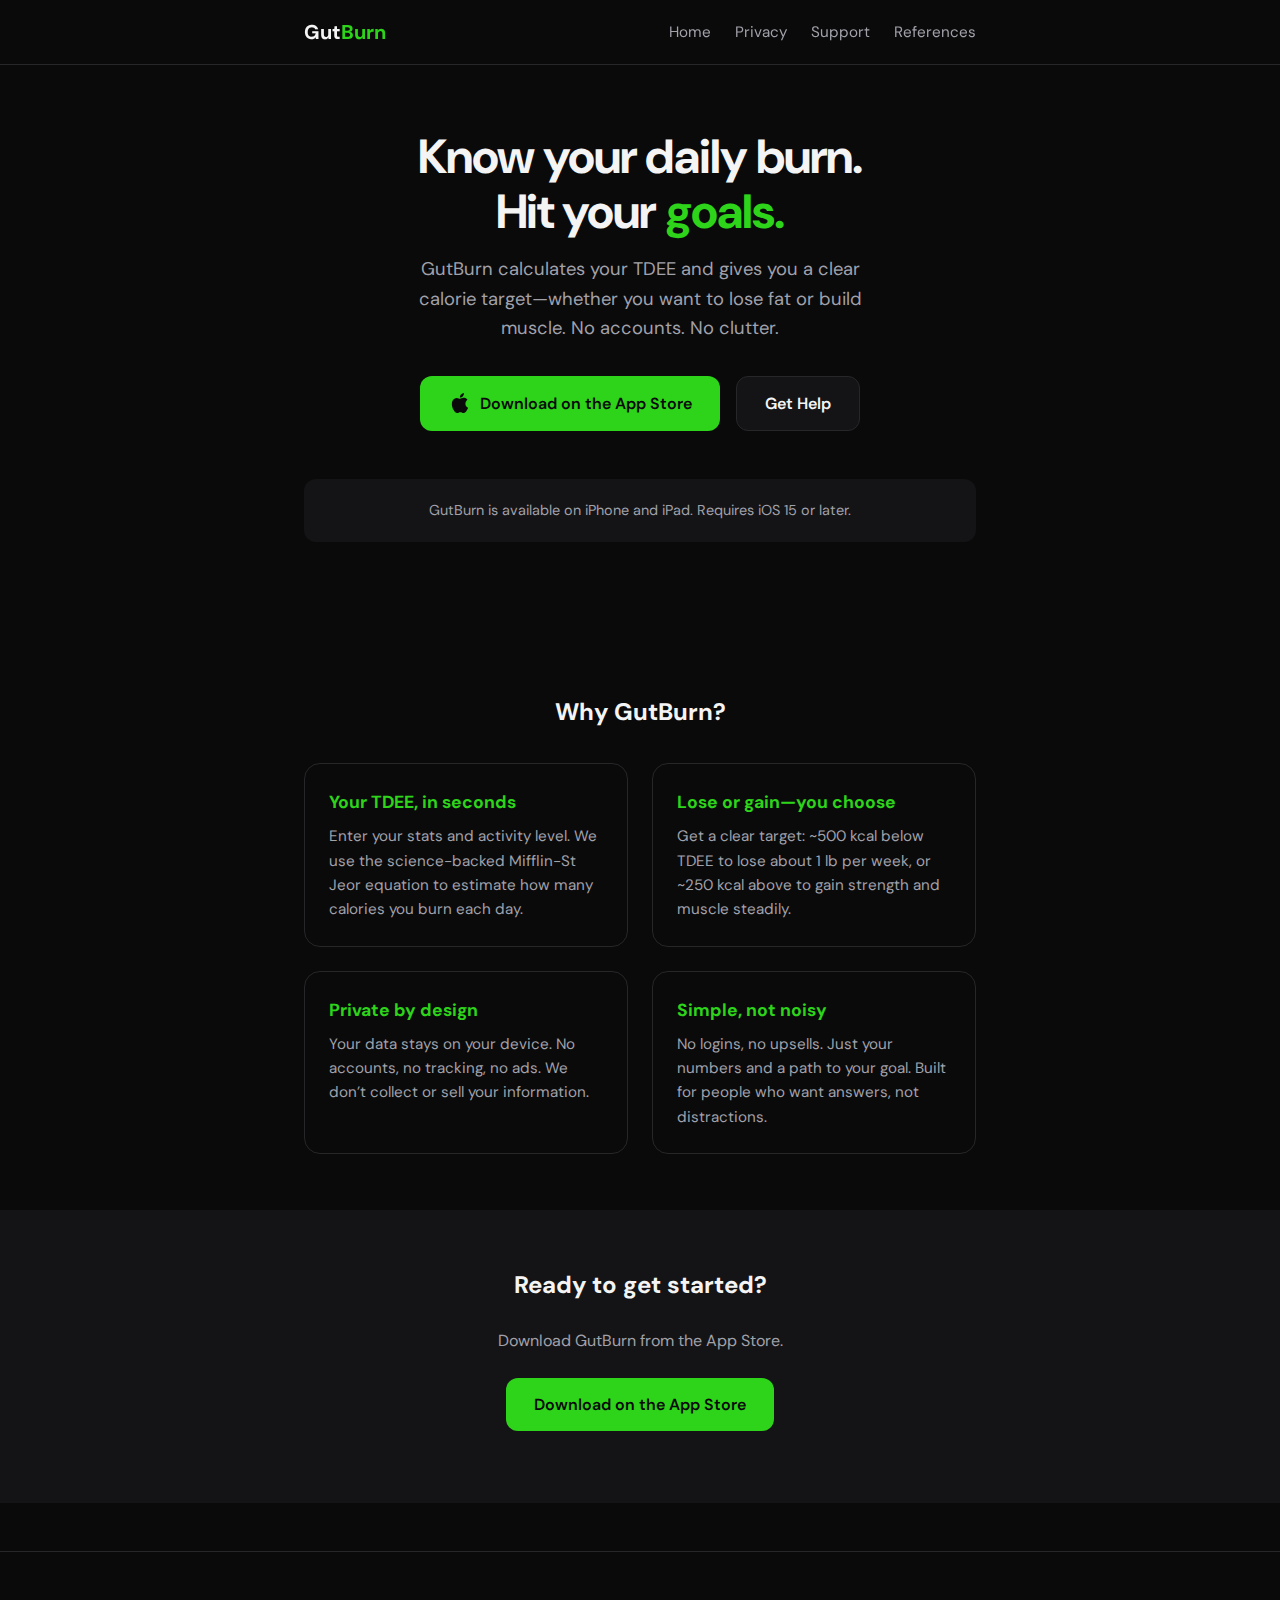
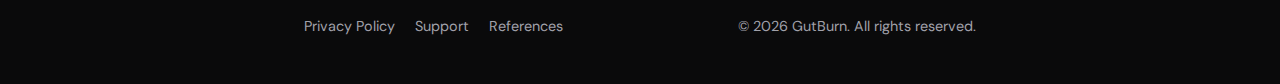
<file: Website/index.html>
<!DOCTYPE html>
<html lang="en">
<head>
  <meta charset="UTF-8" />
  <meta name="viewport" content="width=device-width, initial-scale=1" />
  <title>GutBurn – Know Your Daily Burn. Hit Your Goals.</title>
  <meta name="description" content="GutBurn calculates your TDEE and daily calorie targets so you can lose fat or gain muscle. Simple, private, and built for the App Store." />
  <link rel="preconnect" href="https://fonts.googleapis.com" />
  <link rel="preconnect" href="https://fonts.gstatic.com" crossorigin />
  <link href="https://fonts.googleapis.com/css2?family=DM+Sans:ital,opsz,wght@0,9..40,400;0,9..40,600;0,9..40,700;1,9..40,400&display=swap" rel="stylesheet" />
  <link rel="stylesheet" href="styles.css" />
</head>
<body>
  <header class="site-header">
    <div class="wrap">
      <a href="index.html" class="logo">Gut<span>Burn</span></a>
      <nav class="nav">
        <a href="index.html">Home</a>
        <a href="privacy.html">Privacy</a>
        <a href="support.html">Support</a>
        <a href="references.html">References</a>
      </nav>
    </div>
  </header>

  <main>
    <section class="hero">
      <div class="wrap">
        <h1>Know your daily burn.<br />Hit your <span class="accent">goals.</span></h1>
        <p class="tagline">GutBurn calculates your TDEE and gives you a clear calorie target—whether you want to lose fat or build muscle. No accounts. No clutter.</p>
        <div class="hero-cta">
          <a href="https://apps.apple.com/app/id4823314701" class="btn btn-primary" id="app-store-cta" aria-label="Download GutBurn on the App Store">
            <svg width="24" height="24" viewBox="0 0 24 24" fill="currentColor" aria-hidden="true"><path d="M18.71 19.5c-.83 1.24-1.71 2.45-3.05 2.47-1.34.03-1.77-.79-3.29-.79-1.53 0-2 .77-3.27.82-1.31.05-2.3-1.32-3.14-2.53C4.25 17 2.94 12.45 4.7 9.39c.87-1.52 2.43-2.48 4.12-2.51 1.28-.02 2.5.87 3.29.87.78 0 2.26-1.07 3.81-.91.65.03 2.47.26 3.64 1.98-.09.06-2.17 1.28-2.15 3.81.03 3.02 2.65 4.03 2.68 4.04-.03.07-.42 1.44-1.38 2.83M13 3.5c.73-.83 1.94-1.46 2.94-1.5.13 1.17-.34 2.35-1.04 3.19-.69.85-1.83 1.51-2.95 1.42-.15-1.15.41-2.35 1.05-3.11z"/></svg>
            Download on the App Store
          </a>
          <a href="support.html" class="btn btn-secondary">Get Help</a>
        </div>
        <p class="app-meta">GutBurn is available on iPhone and iPad. Requires iOS 15 or later.</p>
      </div>
    </section>

    <section class="section">
      <div class="wrap">
        <h2>Why GutBurn?</h2>
        <div class="feature-grid">
          <div class="feature">
            <h3>Your TDEE, in seconds</h3>
            <p>Enter your stats and activity level. We use the science-backed Mifflin-St Jeor equation to estimate how many calories you burn each day.</p>
          </div>
          <div class="feature">
            <h3>Lose or gain—you choose</h3>
            <p>Get a clear target: ~500 kcal below TDEE to lose about 1 lb per week, or ~250 kcal above to gain strength and muscle steadily.</p>
          </div>
          <div class="feature">
            <h3>Private by design</h3>
            <p>Your data stays on your device. No accounts, no tracking, no ads. We don’t collect or sell your information.</p>
          </div>
          <div class="feature">
            <h3>Simple, not noisy</h3>
            <p>No logins, no upsells. Just your numbers and a path to your goal. Built for people who want answers, not distractions.</p>
          </div>
        </div>
      </div>
    </section>

    <section class="section section-alt">
      <div class="wrap">
        <h2>Ready to get started?</h2>
        <p style="text-align:center; color: var(--text-muted); margin: 0 0 24px;">Download GutBurn from the App Store.</p>
        <p style="text-align:center;">
          <a href="https://apps.apple.com/app/id4823314701" class="btn btn-primary" aria-label="Download GutBurn on the App Store">Download on the App Store</a>
        </p>
      </div>
    </section>
  </main>

  <footer class="site-footer">
    <div class="wrap">
      <div class="footer-links">
        <a href="privacy.html">Privacy Policy</a>
        <a href="support.html">Support</a>
        <a href="references.html">References</a>
      </div>
      <p class="copyright">© 2026 GutBurn. All rights reserved.</p>
    </div>
  </footer>
</body>
</html>
</file>
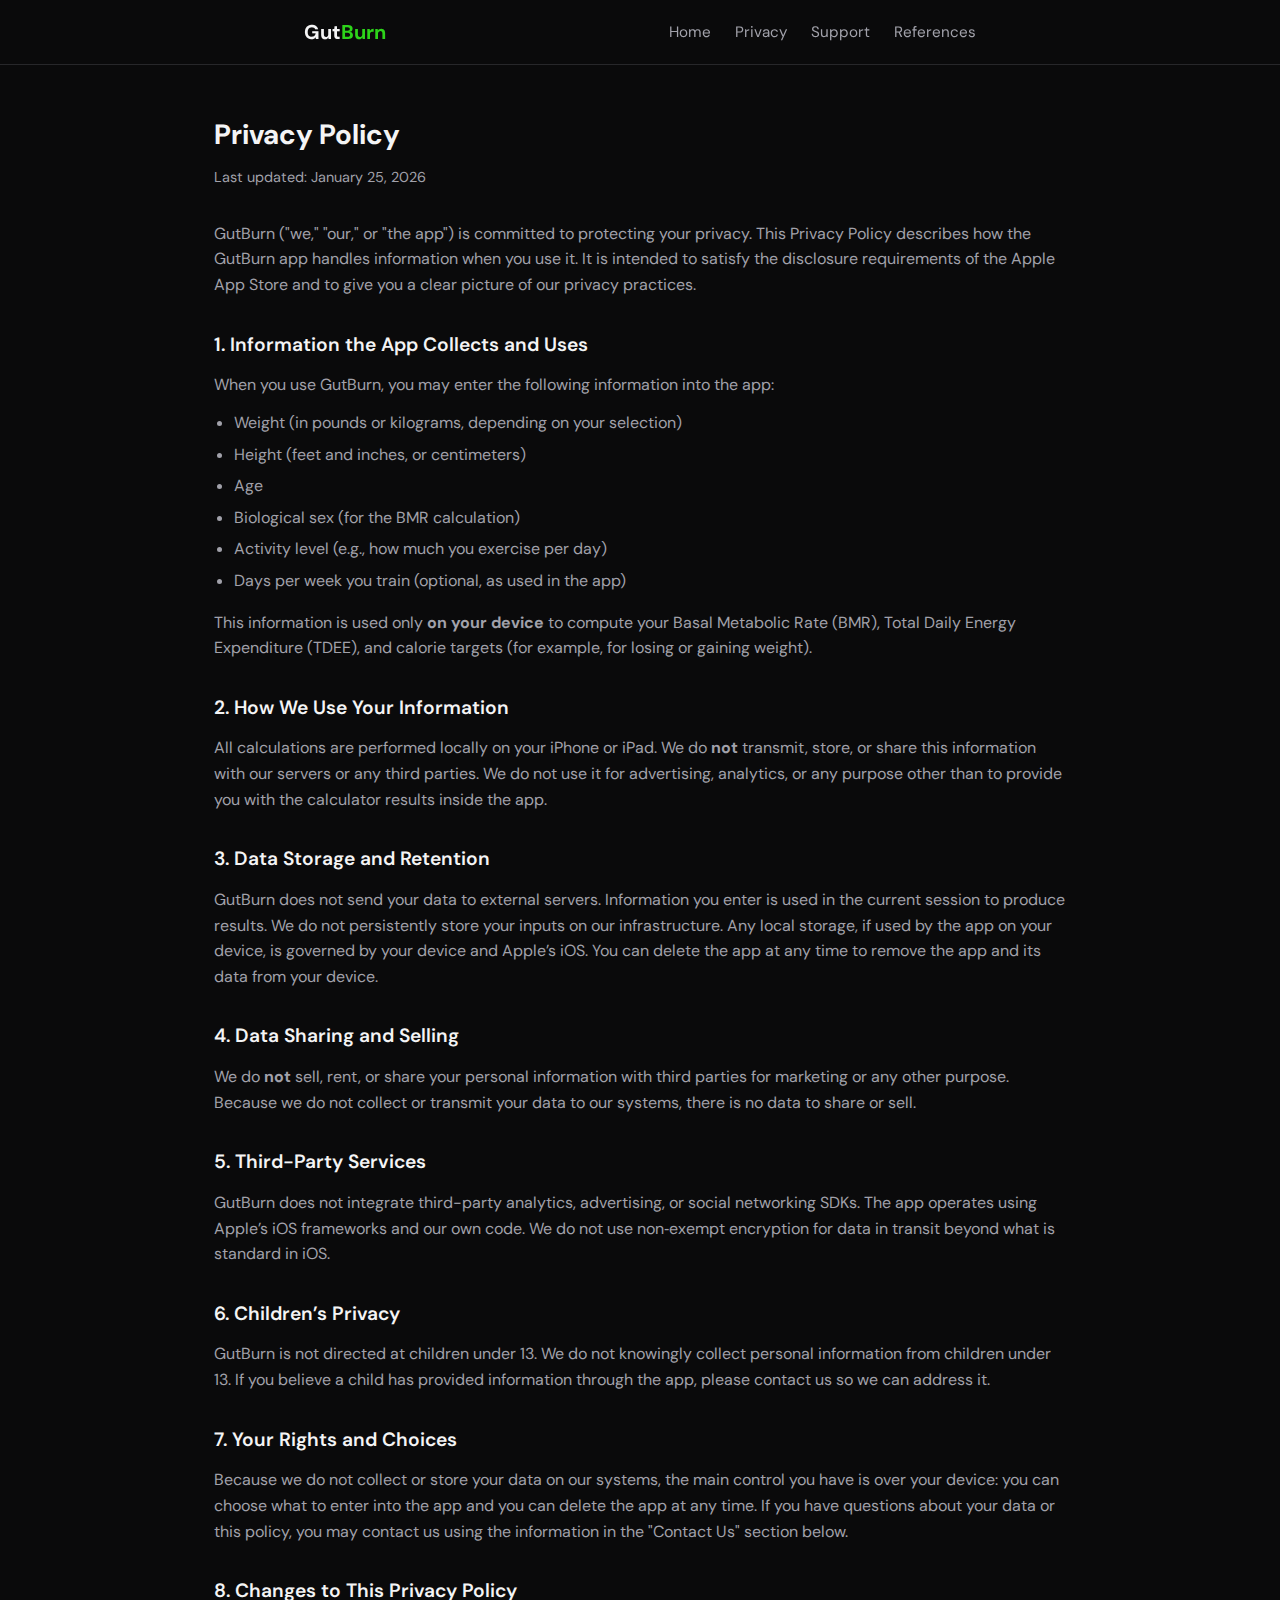
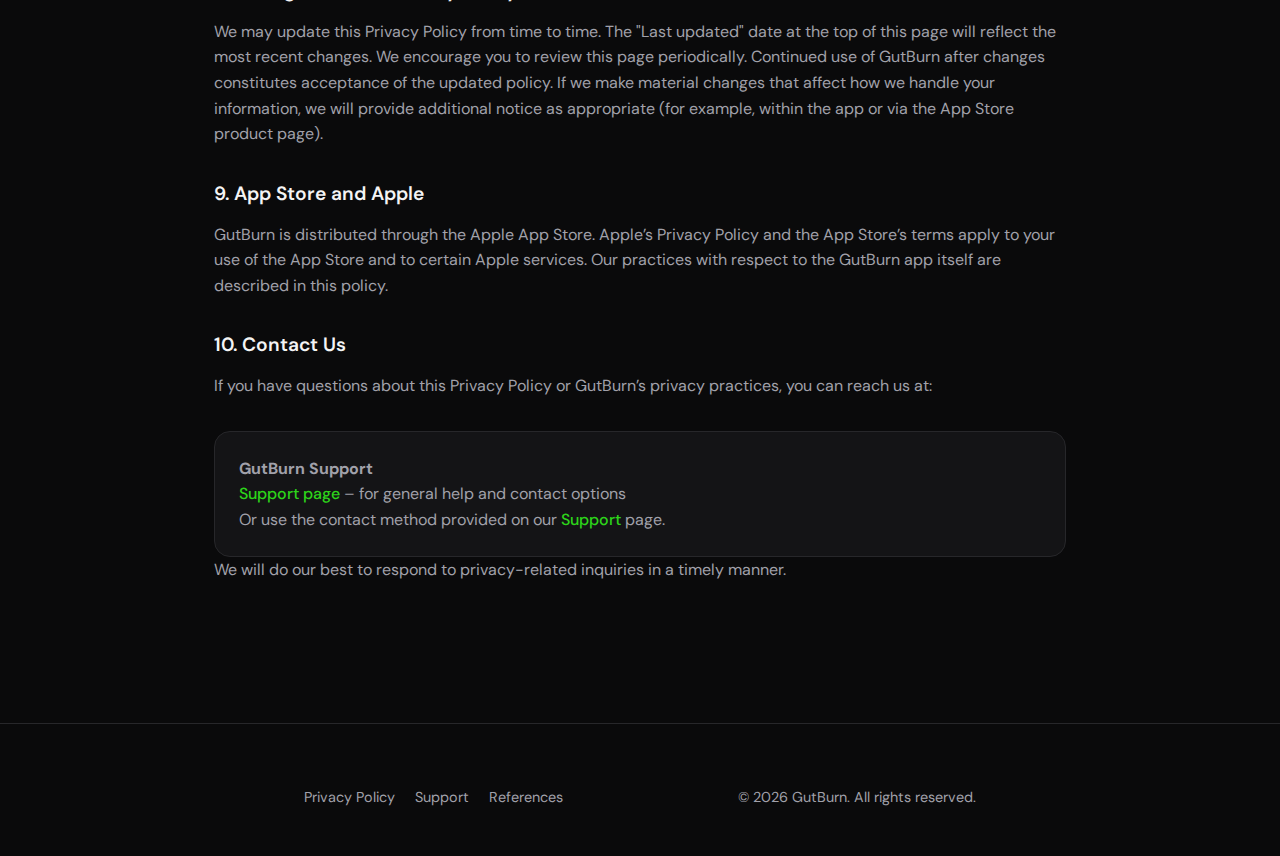
<file: Website/privacy.html>
<!DOCTYPE html>
<html lang="en">
<head>
  <meta charset="UTF-8" />
  <meta name="viewport" content="width=device-width, initial-scale=1" />
  <title>Privacy Policy – GutBurn</title>
  <meta name="description" content="Privacy Policy for the GutBurn app. How we handle your data, what we collect, and how we protect your privacy." />
  <link rel="canonical" href="https://plugin-factory-fl.github.io/GutBurn_app/privacy.html" />
  <link rel="preconnect" href="https://fonts.googleapis.com" />
  <link rel="preconnect" href="https://fonts.gstatic.com" crossorigin />
  <link href="https://fonts.googleapis.com/css2?family=DM+Sans:ital,opsz,wght@0,9..40,400;0,9..40,600;0,9..40,700&display=swap" rel="stylesheet" />
  <link rel="stylesheet" href="styles.css" />
</head>
<body>
  <header class="site-header">
    <div class="wrap">
      <a href="index.html" class="logo">Gut<span>Burn</span></a>
      <nav class="nav">
        <a href="index.html">Home</a>
        <a href="privacy.html">Privacy</a>
        <a href="support.html">Support</a>
        <a href="references.html">References</a>
      </nav>
    </div>
  </header>

  <main class="page">
    <div class="wrap wrap-wide">
      <h1>Privacy Policy</h1>
      <p class="updated">Last updated: January 25, 2026</p>

      <p>GutBurn ("we," "our," or "the app") is committed to protecting your privacy. This Privacy Policy describes how the GutBurn app handles information when you use it. It is intended to satisfy the disclosure requirements of the Apple App Store and to give you a clear picture of our privacy practices.</p>

      <h2>1. Information the App Collects and Uses</h2>
      <p>When you use GutBurn, you may enter the following information into the app:</p>
      <ul>
        <li>Weight (in pounds or kilograms, depending on your selection)</li>
        <li>Height (feet and inches, or centimeters)</li>
        <li>Age</li>
        <li>Biological sex (for the BMR calculation)</li>
        <li>Activity level (e.g., how much you exercise per day)</li>
        <li>Days per week you train (optional, as used in the app)</li>
      </ul>
      <p>This information is used only <strong>on your device</strong> to compute your Basal Metabolic Rate (BMR), Total Daily Energy Expenditure (TDEE), and calorie targets (for example, for losing or gaining weight).</p>

      <h2>2. How We Use Your Information</h2>
      <p>All calculations are performed locally on your iPhone or iPad. We do <strong>not</strong> transmit, store, or share this information with our servers or any third parties. We do not use it for advertising, analytics, or any purpose other than to provide you with the calculator results inside the app.</p>

      <h2>3. Data Storage and Retention</h2>
      <p>GutBurn does not send your data to external servers. Information you enter is used in the current session to produce results. We do not persistently store your inputs on our infrastructure. Any local storage, if used by the app on your device, is governed by your device and Apple’s iOS. You can delete the app at any time to remove the app and its data from your device.</p>

      <h2>4. Data Sharing and Selling</h2>
      <p>We do <strong>not</strong> sell, rent, or share your personal information with third parties for marketing or any other purpose. Because we do not collect or transmit your data to our systems, there is no data to share or sell.</p>

      <h2>5. Third-Party Services</h2>
      <p>GutBurn does not integrate third-party analytics, advertising, or social networking SDKs. The app operates using Apple’s iOS frameworks and our own code. We do not use non‑exempt encryption for data in transit beyond what is standard in iOS.</p>

      <h2>6. Children’s Privacy</h2>
      <p>GutBurn is not directed at children under 13. We do not knowingly collect personal information from children under 13. If you believe a child has provided information through the app, please contact us so we can address it.</p>

      <h2>7. Your Rights and Choices</h2>
      <p>Because we do not collect or store your data on our systems, the main control you have is over your device: you can choose what to enter into the app and you can delete the app at any time. If you have questions about your data or this policy, you may contact us using the information in the "Contact Us" section below.</p>

      <h2>8. Changes to This Privacy Policy</h2>
      <p>We may update this Privacy Policy from time to time. The "Last updated" date at the top of this page will reflect the most recent changes. We encourage you to review this page periodically. Continued use of GutBurn after changes constitutes acceptance of the updated policy. If we make material changes that affect how we handle your information, we will provide additional notice as appropriate (for example, within the app or via the App Store product page).</p>

      <h2>9. App Store and Apple</h2>
      <p>GutBurn is distributed through the Apple App Store. Apple’s Privacy Policy and the App Store’s terms apply to your use of the App Store and to certain Apple services. Our practices with respect to the GutBurn app itself are described in this policy.</p>

      <h2>10. Contact Us</h2>
      <p>If you have questions about this Privacy Policy or GutBurn’s privacy practices, you can reach us at:</p>
      <div class="contact-box">
        <p style="margin:0;"><strong>GutBurn Support</strong><br />
        <a href="support.html">Support page</a> – for general help and contact options<br />
        Or use the contact method provided on our <a href="support.html">Support</a> page.</p>
      </div>
      <p>We will do our best to respond to privacy-related inquiries in a timely manner.</p>
    </div>
  </main>

  <footer class="site-footer">
    <div class="wrap">
      <div class="footer-links">
        <a href="privacy.html">Privacy Policy</a>
        <a href="support.html">Support</a>
        <a href="references.html">References</a>
      </div>
      <p class="copyright">© 2026 GutBurn. All rights reserved.</p>
    </div>
  </footer>
</body>
</html>
</file>
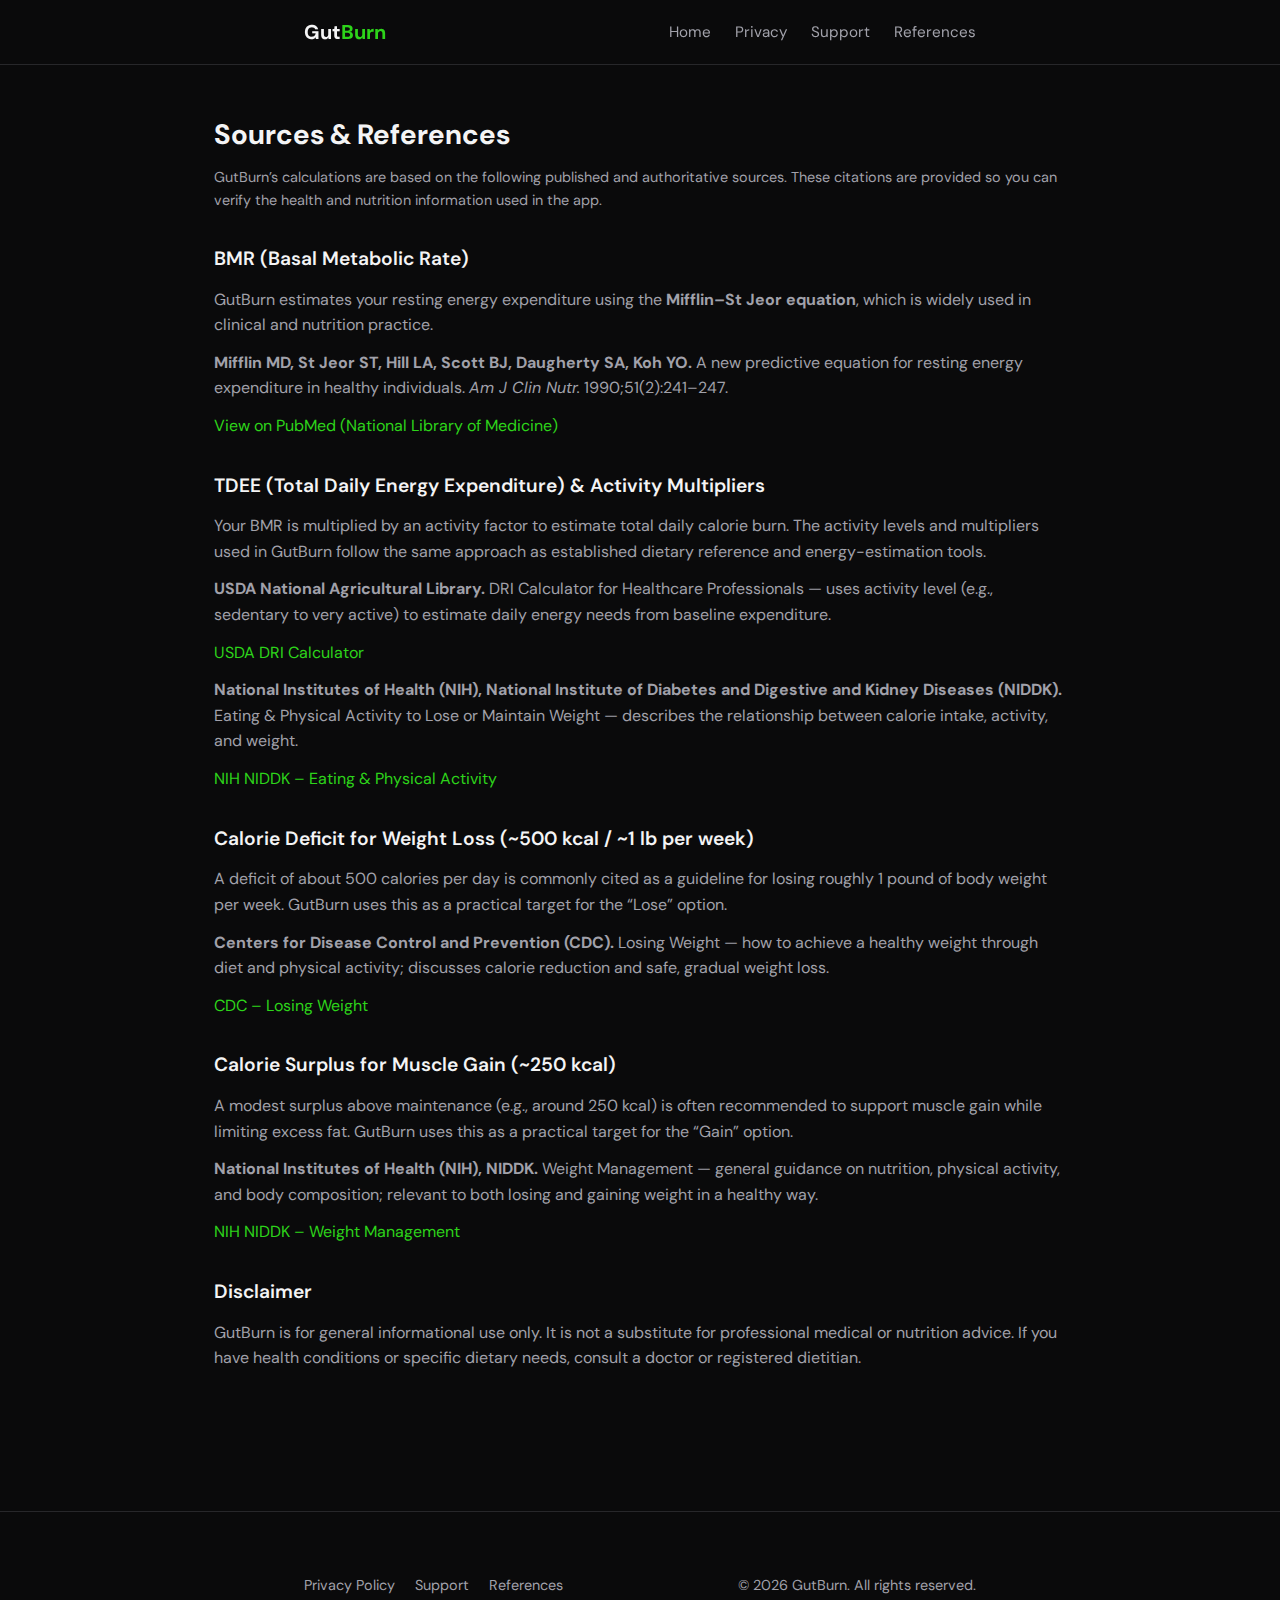
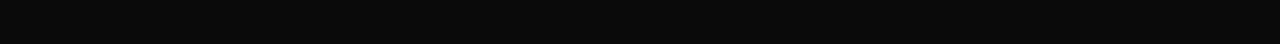
<file: Website/references.html>
<!DOCTYPE html>
<html lang="en">
<head>
  <meta charset="UTF-8" />
  <meta name="viewport" content="width=device-width, initial-scale=1" />
  <title>Sources &amp; References – GutBurn</title>
  <meta name="description" content="Scientific sources and references for GutBurn's BMR, TDEE, and calorie target calculations." />
  <link rel="canonical" href="https://plugin-factory-fl.github.io/GutBurn_app/references.html" />
  <link rel="preconnect" href="https://fonts.googleapis.com" />
  <link rel="preconnect" href="https://fonts.gstatic.com" crossorigin />
  <link href="https://fonts.googleapis.com/css2?family=DM+Sans:ital,opsz,wght@0,9..40,400;0,9..40,600;0,9..40,700&display=swap" rel="stylesheet" />
  <link rel="stylesheet" href="styles.css" />
</head>
<body>
  <header class="site-header">
    <div class="wrap">
      <a href="index.html" class="logo">Gut<span>Burn</span></a>
      <nav class="nav">
        <a href="index.html">Home</a>
        <a href="privacy.html">Privacy</a>
        <a href="support.html">Support</a>
        <a href="references.html">References</a>
      </nav>
    </div>
  </header>

  <main class="page">
    <div class="wrap wrap-wide">
      <h1>Sources &amp; References</h1>
      <p class="updated">GutBurn’s calculations are based on the following published and authoritative sources. These citations are provided so you can verify the health and nutrition information used in the app.</p>

      <h2>BMR (Basal Metabolic Rate)</h2>
      <p>GutBurn estimates your resting energy expenditure using the <strong>Mifflin–St Jeor equation</strong>, which is widely used in clinical and nutrition practice.</p>
      <div class="ref-item">
        <p><strong>Mifflin MD, St Jeor ST, Hill LA, Scott BJ, Daugherty SA, Koh YO.</strong> A new predictive equation for resting energy expenditure in healthy individuals. <em>Am J Clin Nutr.</em> 1990;51(2):241–247.</p>
        <p><a href="https://pubmed.ncbi.nlm.nih.gov/2305711/" target="_blank" rel="noopener noreferrer">View on PubMed (National Library of Medicine)</a></p>
      </div>

      <h2>TDEE (Total Daily Energy Expenditure) &amp; Activity Multipliers</h2>
      <p>Your BMR is multiplied by an activity factor to estimate total daily calorie burn. The activity levels and multipliers used in GutBurn follow the same approach as established dietary reference and energy-estimation tools.</p>
      <div class="ref-item">
        <p><strong>USDA National Agricultural Library.</strong> DRI Calculator for Healthcare Professionals — uses activity level (e.g., sedentary to very active) to estimate daily energy needs from baseline expenditure.</p>
        <p><a href="https://www.nal.usda.gov/human-nutrition-and-food-safety/dri-calculator" target="_blank" rel="noopener noreferrer">USDA DRI Calculator</a></p>
      </div>
      <div class="ref-item">
        <p><strong>National Institutes of Health (NIH), National Institute of Diabetes and Digestive and Kidney Diseases (NIDDK).</strong> Eating &amp; Physical Activity to Lose or Maintain Weight — describes the relationship between calorie intake, activity, and weight.</p>
        <p><a href="https://www.niddk.nih.gov/health-information/weight-management/adult-overweight-obesity/eating-physical-activity" target="_blank" rel="noopener noreferrer">NIH NIDDK – Eating &amp; Physical Activity</a></p>
      </div>

      <h2>Calorie Deficit for Weight Loss (~500 kcal / ~1 lb per week)</h2>
      <p>A deficit of about 500 calories per day is commonly cited as a guideline for losing roughly 1 pound of body weight per week. GutBurn uses this as a practical target for the “Lose” option.</p>
      <div class="ref-item">
        <p><strong>Centers for Disease Control and Prevention (CDC).</strong> Losing Weight — how to achieve a healthy weight through diet and physical activity; discusses calorie reduction and safe, gradual weight loss.</p>
        <p><a href="https://www.cdc.gov/healthy-weight-growth/losing-weight/index.html" target="_blank" rel="noopener noreferrer">CDC – Losing Weight</a></p>
      </div>

      <h2>Calorie Surplus for Muscle Gain (~250 kcal)</h2>
      <p>A modest surplus above maintenance (e.g., around 250 kcal) is often recommended to support muscle gain while limiting excess fat. GutBurn uses this as a practical target for the “Gain” option.</p>
      <div class="ref-item">
        <p><strong>National Institutes of Health (NIH), NIDDK.</strong> Weight Management — general guidance on nutrition, physical activity, and body composition; relevant to both losing and gaining weight in a healthy way.</p>
        <p><a href="https://www.niddk.nih.gov/health-information/weight-management" target="_blank" rel="noopener noreferrer">NIH NIDDK – Weight Management</a></p>
      </div>

      <h2>Disclaimer</h2>
      <p>GutBurn is for general informational use only. It is not a substitute for professional medical or nutrition advice. If you have health conditions or specific dietary needs, consult a doctor or registered dietitian.</p>
    </div>
  </main>

  <footer class="site-footer">
    <div class="wrap">
      <div class="footer-links">
        <a href="privacy.html">Privacy Policy</a>
        <a href="support.html">Support</a>
        <a href="references.html">References</a>
      </div>
      <p class="copyright">© 2026 GutBurn. All rights reserved.</p>
    </div>
  </footer>
</body>
</html>
</file>
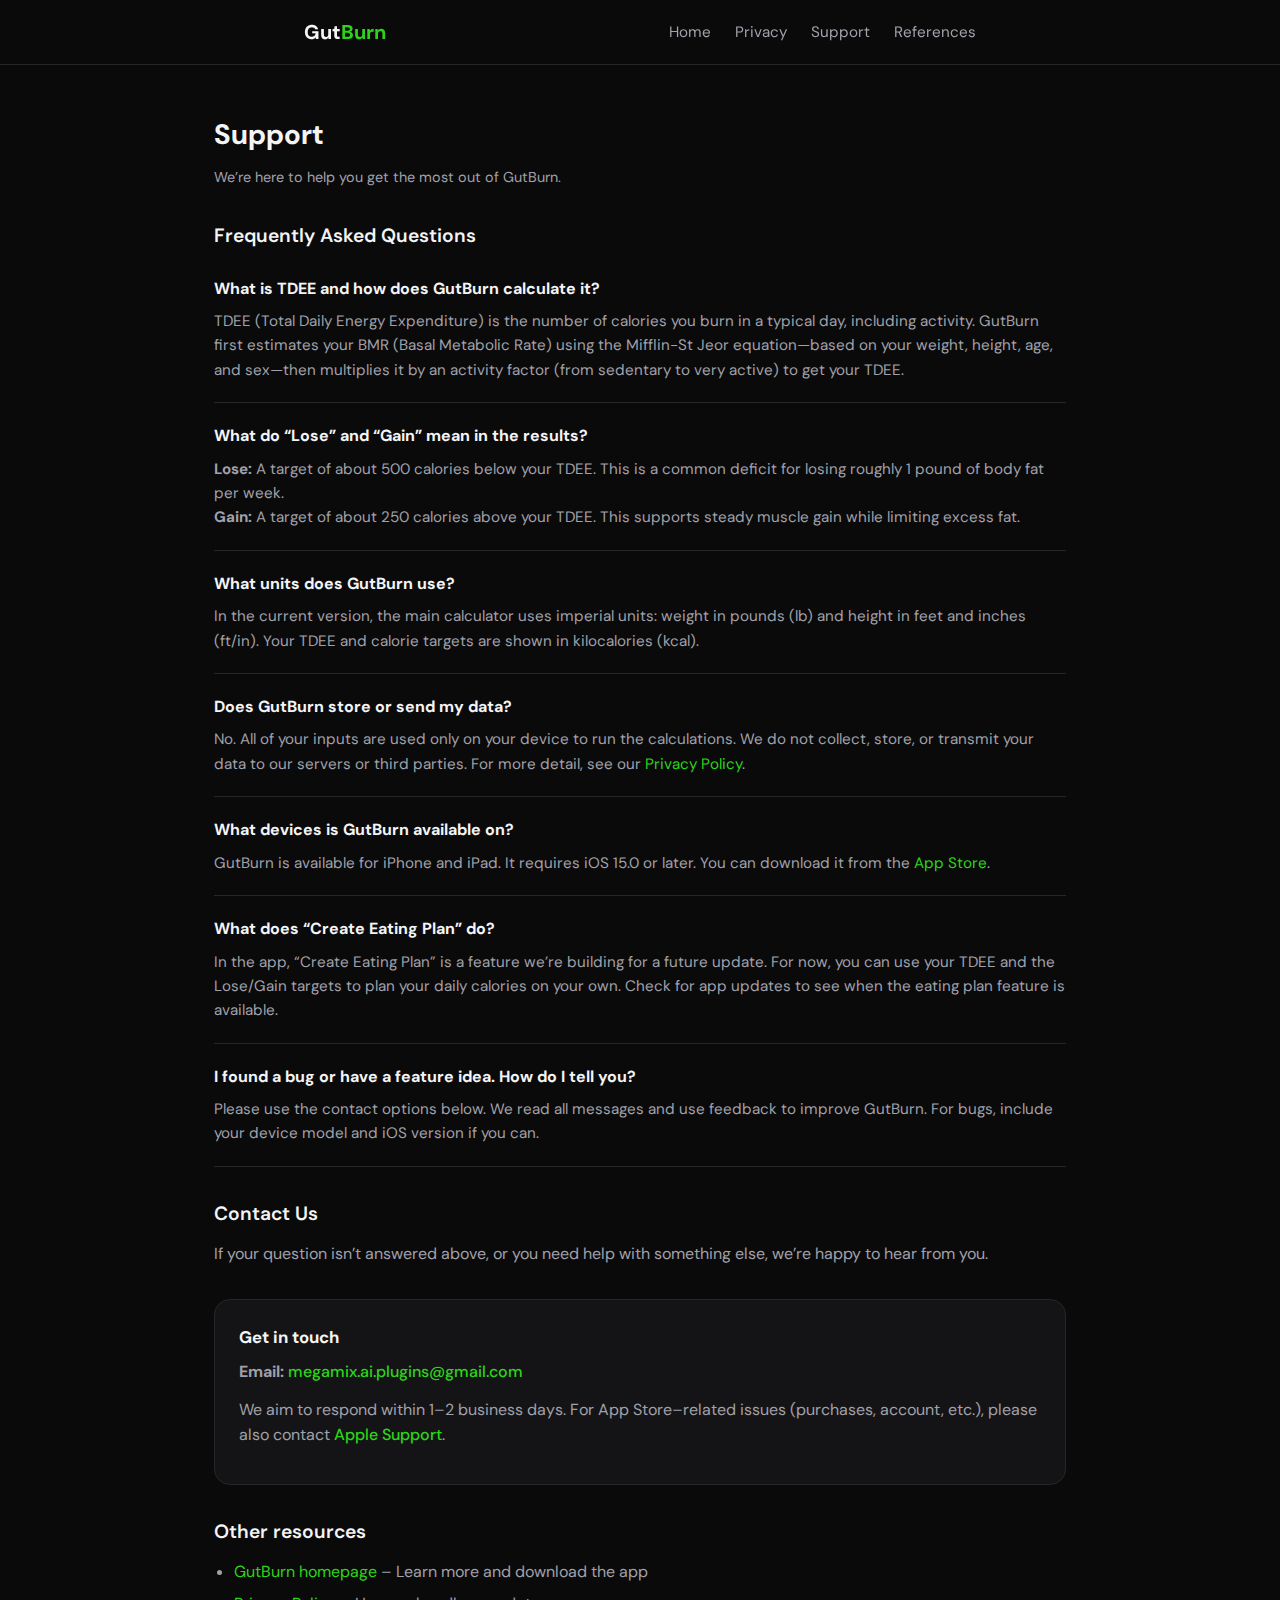
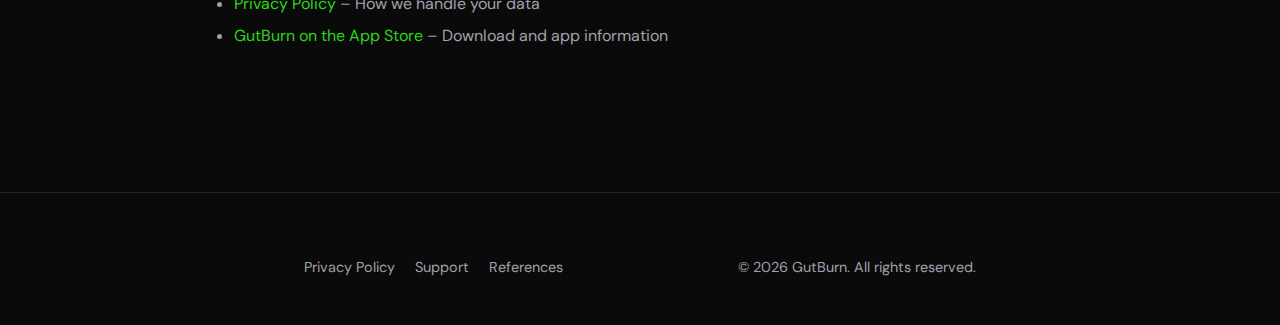
<file: Website/support.html>
<!DOCTYPE html>
<html lang="en">
<head>
  <meta charset="UTF-8" />
  <meta name="viewport" content="width=device-width, initial-scale=1" />
  <title>Support – GutBurn</title>
  <meta name="description" content="Get help with GutBurn. FAQ, contact, and resources for the GutBurn calorie and TDEE calculator app." />
  <link rel="canonical" href="https://plugin-factory-fl.github.io/GutBurn_app/support.html" />
  <link rel="preconnect" href="https://fonts.googleapis.com" />
  <link rel="preconnect" href="https://fonts.gstatic.com" crossorigin />
  <link href="https://fonts.googleapis.com/css2?family=DM+Sans:ital,opsz,wght@0,9..40,400;0,9..40,600;0,9..40,700&display=swap" rel="stylesheet" />
  <link rel="stylesheet" href="styles.css" />
</head>
<body>
  <header class="site-header">
    <div class="wrap">
      <a href="index.html" class="logo">Gut<span>Burn</span></a>
      <nav class="nav">
        <a href="index.html">Home</a>
        <a href="privacy.html">Privacy</a>
        <a href="support.html">Support</a>
        <a href="references.html">References</a>
      </nav>
    </div>
  </header>

  <main class="page">
    <div class="wrap wrap-wide">
      <h1>Support</h1>
      <p class="updated">We’re here to help you get the most out of GutBurn.</p>

      <h2>Frequently Asked Questions</h2>
      <div class="faq-list">
        <div class="faq-item">
          <h4>What is TDEE and how does GutBurn calculate it?</h4>
          <p>TDEE (Total Daily Energy Expenditure) is the number of calories you burn in a typical day, including activity. GutBurn first estimates your BMR (Basal Metabolic Rate) using the Mifflin-St Jeor equation—based on your weight, height, age, and sex—then multiplies it by an activity factor (from sedentary to very active) to get your TDEE.</p>
        </div>
        <div class="faq-item">
          <h4>What do “Lose” and “Gain” mean in the results?</h4>
          <p><strong>Lose:</strong> A target of about 500 calories below your TDEE. This is a common deficit for losing roughly 1 pound of body fat per week.<br /><strong>Gain:</strong> A target of about 250 calories above your TDEE. This supports steady muscle gain while limiting excess fat.</p>
        </div>
        <div class="faq-item">
          <h4>What units does GutBurn use?</h4>
          <p>In the current version, the main calculator uses imperial units: weight in pounds (lb) and height in feet and inches (ft/in). Your TDEE and calorie targets are shown in kilocalories (kcal).</p>
        </div>
        <div class="faq-item">
          <h4>Does GutBurn store or send my data?</h4>
          <p>No. All of your inputs are used only on your device to run the calculations. We do not collect, store, or transmit your data to our servers or third parties. For more detail, see our <a href="privacy.html">Privacy Policy</a>.</p>
        </div>
        <div class="faq-item">
          <h4>What devices is GutBurn available on?</h4>
          <p>GutBurn is available for iPhone and iPad. It requires iOS 15.0 or later. You can download it from the <a href="https://apps.apple.com/app/id4823314701">App Store</a>.</p>
        </div>
        <div class="faq-item">
          <h4>What does “Create Eating Plan” do?</h4>
          <p>In the app, “Create Eating Plan” is a feature we’re building for a future update. For now, you can use your TDEE and the Lose/Gain targets to plan your daily calories on your own. Check for app updates to see when the eating plan feature is available.</p>
        </div>
        <div class="faq-item">
          <h4>I found a bug or have a feature idea. How do I tell you?</h4>
          <p>Please use the contact options below. We read all messages and use feedback to improve GutBurn. For bugs, include your device model and iOS version if you can.</p>
        </div>
      </div>

      <h2>Contact Us</h2>
      <p>If your question isn’t answered above, or you need help with something else, we’re happy to hear from you.</p>
      <div class="contact-box">
        <h3>Get in touch</h3>
        <p><strong>Email:</strong> <a href="mailto:megamix.ai.plugins@gmail.com">megamix.ai.plugins@gmail.com</a></p>
        <p>We aim to respond within 1–2 business days. For App Store–related issues (purchases, account, etc.), please also contact <a href="https://support.apple.com">Apple Support</a>.</p>
      </div>

      <h2>Other resources</h2>
      <ul>
        <li><a href="index.html">GutBurn homepage</a> – Learn more and download the app</li>
        <li><a href="privacy.html">Privacy Policy</a> – How we handle your data</li>
        <li><a href="https://apps.apple.com/app/id4823314701">GutBurn on the App Store</a> – Download and app information</li>
      </ul>
    </div>
  </main>

  <footer class="site-footer">
    <div class="wrap">
      <div class="footer-links">
        <a href="privacy.html">Privacy Policy</a>
        <a href="support.html">Support</a>
        <a href="references.html">References</a>
      </div>
      <p class="copyright">© 2026 GutBurn. All rights reserved.</p>
    </div>
  </footer>
</body>
</html>
</file>
<file: Website/styles.css>
/* ===== GutBurn Website – Shared Styles ===== */
:root {
  --green: #2dd41a;
  --green-dark: #1eaa12;
  --green-glow: #33ff33;
  --purple: #8b5cf6;
  --purple-dim: #6d28d9;
  --bg: #0a0a0b;
  --bg-card: #141416;
  --text: #f4f4f5;
  --text-muted: #a1a1aa;
  --border: #27272a;
  --radius: 12px;
  --radius-lg: 16px;
  --font: "DM Sans", -apple-system, BlinkMacSystemFont, "Segoe UI", sans-serif;
  --font-mono: "DM Mono", "SF Mono", monospace;
}

* {
  box-sizing: border-box;
}

html {
  scroll-behavior: smooth;
}

body {
  margin: 0;
  font-family: var(--font);
  font-size: 16px;
  line-height: 1.6;
  color: var(--text);
  background: var(--bg);
  -webkit-font-smoothing: antialiased;
}

img {
  max-width: 100%;
  height: auto;
}

a {
  color: var(--green);
  text-decoration: none;
  transition: color 0.2s, opacity 0.2s;
}
a:hover {
  color: var(--green-glow);
}

/* ===== Layout ===== */
.wrap {
  max-width: 720px;
  margin: 0 auto;
  padding: 0 24px;
}

.wrap-wide {
  max-width: 900px;
  margin: 0 auto;
  padding: 0 24px;
}

/* ===== Header ===== */
.site-header {
  position: sticky;
  top: 0;
  z-index: 100;
  background: rgba(10, 10, 11, 0.9);
  backdrop-filter: blur(12px);
  border-bottom: 1px solid var(--border);
}

.site-header .wrap {
  display: flex;
  align-items: center;
  justify-content: space-between;
  height: 64px;
}

.logo {
  font-weight: 700;
  font-size: 1.25rem;
  color: var(--text);
}
.logo span { color: var(--green); }

.nav {
  display: flex;
  gap: 24px;
  align-items: center;
}
.nav a {
  color: var(--text-muted);
  font-size: 0.95rem;
}
.nav a:hover { color: var(--text); }
@media (max-width: 480px) {
  .nav { gap: 16px; }
  .nav a { font-size: 0.9rem; }
}

/* ===== Buttons ===== */
.btn {
  display: inline-flex;
  align-items: center;
  justify-content: center;
  gap: 8px;
  padding: 14px 28px;
  font-family: var(--font);
  font-size: 1rem;
  font-weight: 600;
  border: none;
  border-radius: var(--radius);
  cursor: pointer;
  transition: transform 0.15s, box-shadow 0.2s, background 0.2s;
}
.btn:active { transform: scale(0.98); }

.btn-primary {
  background: var(--green);
  color: var(--bg);
}
.btn-primary:hover {
  background: var(--green-dark);
  box-shadow: 0 0 24px rgba(45, 212, 26, 0.4);
}

.btn-secondary {
  background: var(--bg-card);
  color: var(--text);
  border: 1px solid var(--border);
}
.btn-secondary:hover {
  border-color: var(--purple);
  box-shadow: 0 0 20px rgba(139, 92, 246, 0.2);
}

/* ===== Homepage Hero ===== */
.hero {
  padding: 64px 0 80px;
  text-align: center;
}

.hero h1 {
  font-size: clamp(2rem, 5vw, 3rem);
  font-weight: 700;
  line-height: 1.15;
  margin: 0 0 16px;
  letter-spacing: -0.02em;
}
.hero h1 .accent { color: var(--green); }

.hero .tagline {
  font-size: 1.15rem;
  color: var(--text-muted);
  max-width: 480px;
  margin: 0 auto 32px;
}

.hero-cta {
  display: flex;
  flex-wrap: wrap;
  gap: 16px;
  justify-content: center;
  margin-bottom: 48px;
}

.app-badge {
  display: inline-block;
  height: 44px;
  transition: opacity 0.2s;
}
.app-badge:hover { opacity: 0.9; }

/* ===== Features ===== */
.section {
  padding: 56px 0;
}
.section-alt { background: var(--bg-card); }

.section h2 {
  font-size: 1.5rem;
  font-weight: 700;
  margin: 0 0 24px;
  text-align: center;
}

.feature-grid {
  display: grid;
  grid-template-columns: 1fr;
  gap: 24px;
  margin-top: 32px;
}
@media (min-width: 600px) {
  .feature-grid { grid-template-columns: repeat(2, 1fr); }
}

.feature {
  padding: 24px;
  background: var(--bg);
  border: 1px solid var(--border);
  border-radius: var(--radius-lg);
  transition: border-color 0.2s, box-shadow 0.2s;
}
.feature:hover {
  border-color: rgba(45, 212, 26, 0.3);
  box-shadow: 0 0 24px rgba(45, 212, 26, 0.08);
}

.feature h3 {
  font-size: 1.1rem;
  margin: 0 0 8px;
  color: var(--green);
}
.feature p {
  margin: 0;
  font-size: 0.95rem;
  color: var(--text-muted);
}

/* ===== Footer ===== */
.site-footer {
  padding: 48px 0 32px;
  border-top: 1px solid var(--border);
  margin-top: 48px;
}

.site-footer .wrap {
  display: flex;
  flex-wrap: wrap;
  gap: 24px;
  align-items: center;
  justify-content: space-between;
}

.footer-links {
  display: flex;
  gap: 20px;
}
.footer-links a { color: var(--text-muted); font-size: 0.9rem; }
.footer-links a:hover { color: var(--text); }

.copyright { font-size: 0.9rem; color: var(--text-muted); }

/* ===== Content pages (Privacy, Support) ===== */
.page {
  padding: 48px 0 80px;
}

.page h1 {
  font-size: 1.75rem;
  font-weight: 700;
  margin: 0 0 8px;
}
.page .updated { color: var(--text-muted); font-size: 0.9rem; margin-bottom: 32px; }

.page h2 {
  font-size: 1.2rem;
  font-weight: 600;
  margin: 32px 0 12px;
  color: var(--text);
}
.page h3 { font-size: 1.05rem; margin: 24px 0 8px; }

.page p, .page li {
  color: var(--text-muted);
  margin: 0 0 12px;
}
.page ul { padding-left: 1.25rem; margin: 0 0 16px; }
.page li { margin-bottom: 6px; }

/* ===== Support: FAQ ===== */
.faq-list { margin-top: 24px; }
.faq-item {
  border-bottom: 1px solid var(--border);
  padding: 20px 0;
}
.faq-item:first-child { padding-top: 0; }
.faq-item h4 { margin: 0 0 8px; font-size: 1rem; color: var(--text); }
.faq-item p { margin: 0; font-size: 0.95rem; }

.contact-box {
  margin-top: 32px;
  padding: 24px;
  background: var(--bg-card);
  border: 1px solid var(--border);
  border-radius: var(--radius-lg);
}
.contact-box h3 { margin-top: 0; }
.contact-box a { font-weight: 500; }

/* ===== App Store / SEO ===== */
.app-meta {
  margin-top: 24px;
  padding: 20px;
  background: var(--bg-card);
  border-radius: var(--radius);
  font-size: 0.9rem;
  color: var(--text-muted);
}
</file>
